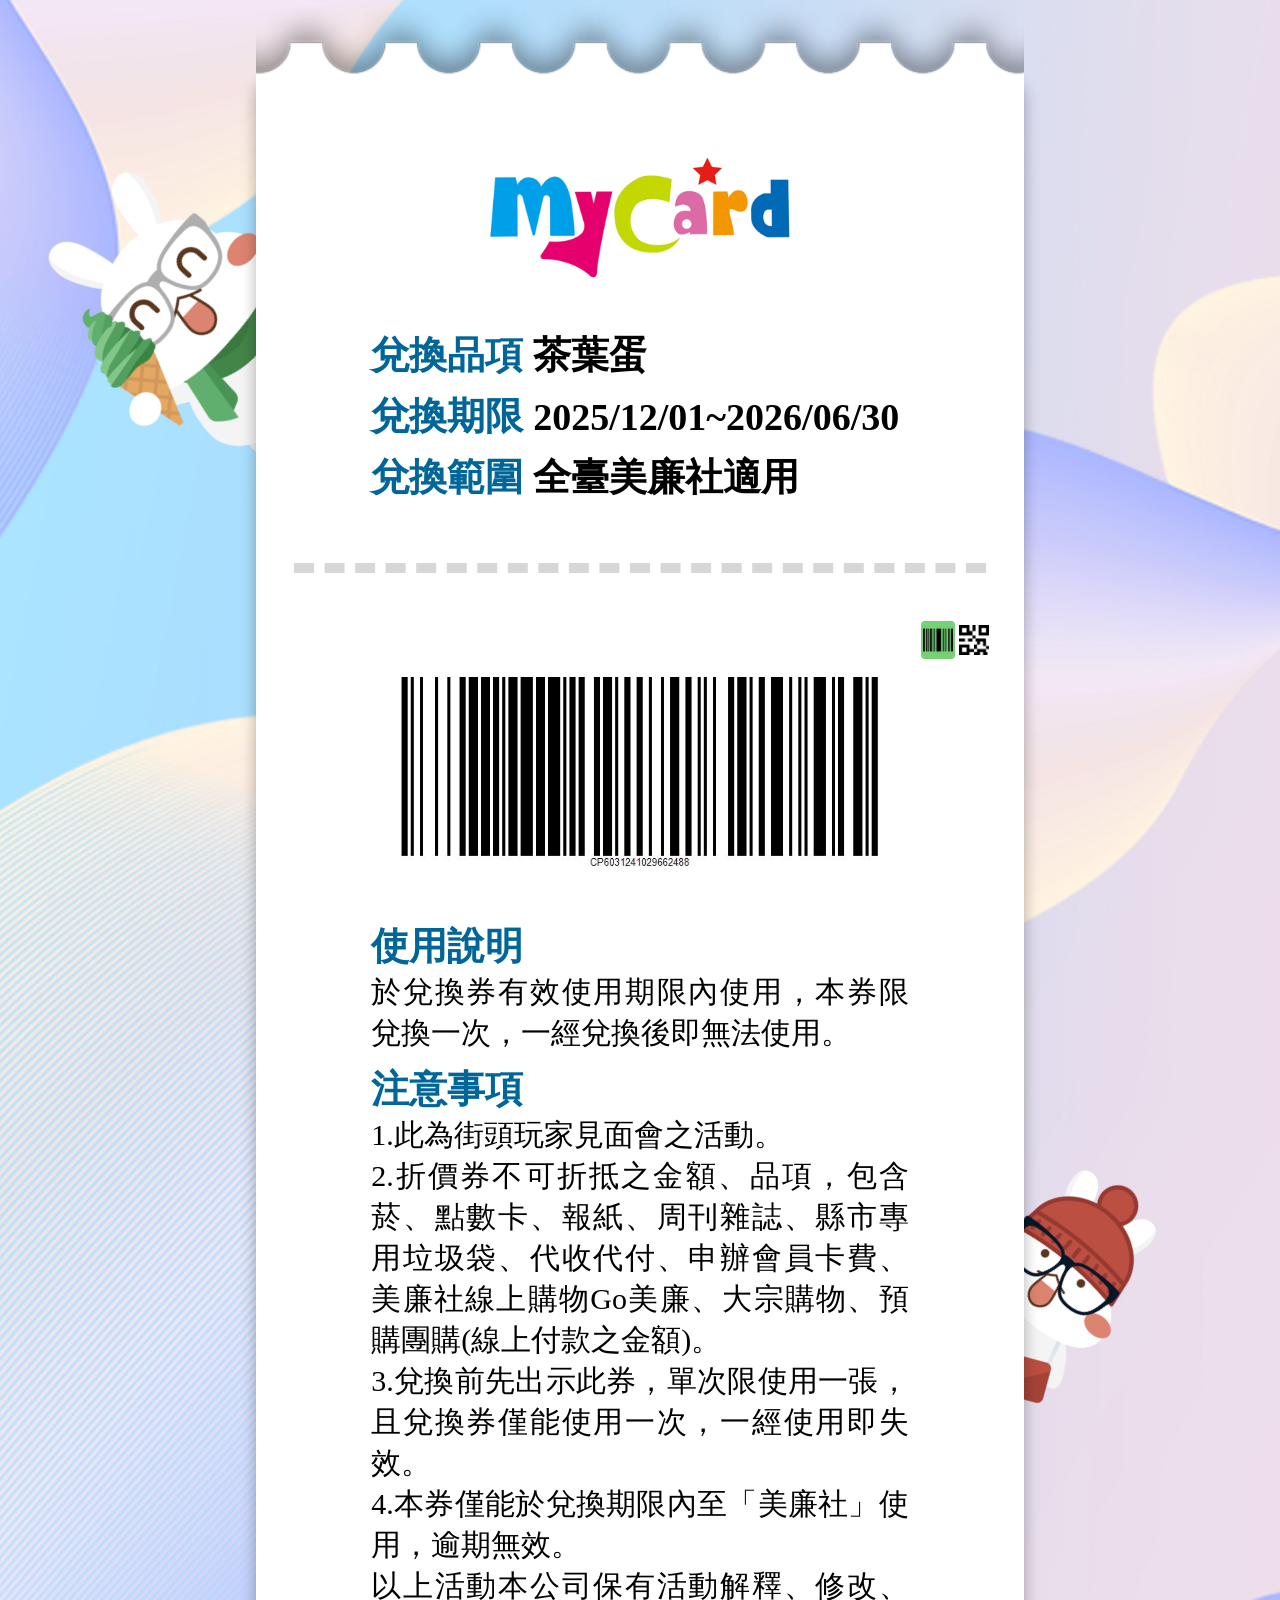
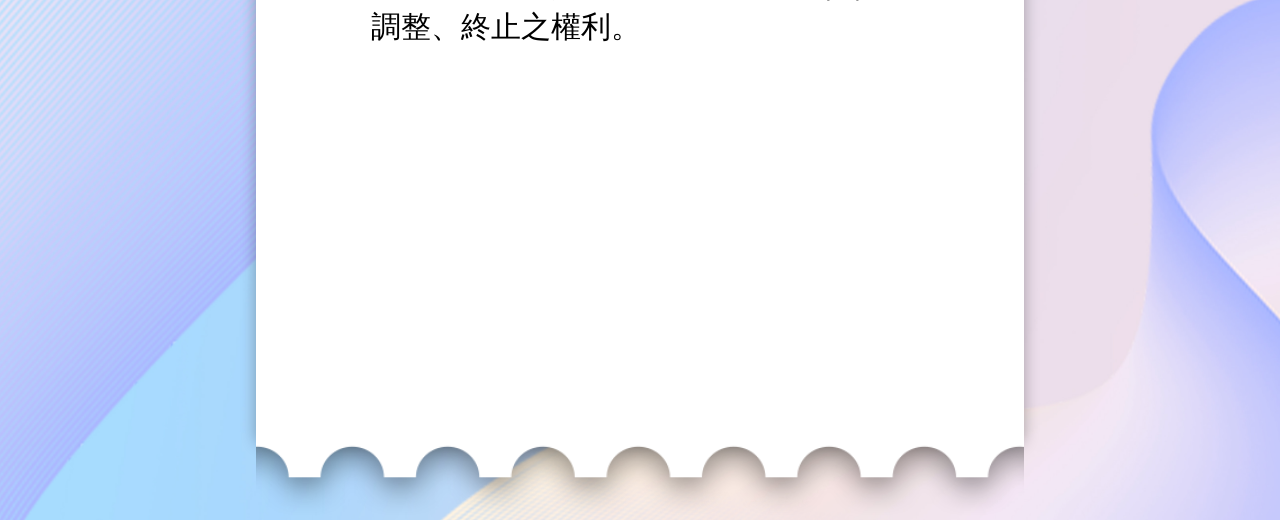
<file: index.html>
<!DOCTYPE html>
<html lang="zh-TW">
<head>
    <meta charset="UTF-8">
    <meta name="viewport" content="width=device-width, initial-scale=1.0">
    <title>兌換券</title>
    <link rel="stylesheet" href="./css/reset.css">
    <link rel="stylesheet" href="./css/style.css">

   <!-- jquery引入檔 -->
   <script src="https://code.jquery.com/jquery-3.6.0.min.js"></script>
</head>
<body>
    <div class="main">
        <div class="barcode_outer">
            <div class="barcode">
                <!-- 填入活動名稱、兌換項目、兌換期限、退換範圍 -->
                <div class="barcode_info">
                    <div class="info_logo">
                        <div class="company_logo">
                            <img src="./image/mycard-logo.png" alt="">
                        </div>
                        <div class="item-text top_title">
                            <h1></h1>
                        </div>
                    </div>
                    <div class="exchange_prize">
                        <div class="headline">兌換品項</div>
                        <div class="item-text">茶葉蛋</div>
                    </div>
                    <div class="exchange_deadline">
                        <div class="headline">兌換期限</div>
                        <div class="item-text date-nowrap">2025/12/01~2026/06/30</div>
                    </div>
                    <div class="exchange_ambit">
                        <div class="headline">兌換範圍</div>
                        <div class="item-text">全臺美廉社適用</div>
                    </div>
                </div>

                <!-- 兌換券虛線樣式 -->
                <div class="line_dashed"></div>

                <!-- 放置條碼或QRcode，並讓兩者可以做切換 -->
                <div class="barcode_reader">
                    <div class="change_icon">
                        <div class="icon_first">
                            <a href="" class="barcode_play change_one">
                                <img src="./image/bar-code.png" alt="">
                            </a>
                        </div>
                        <div class="change_divid"></div>
                        <div class="icon_second">
                            <a href="" class="qrcode_play  change_two">
                                <img src="./image/qr-code.png" alt="">
                            </a>
                        </div>
                    </div>
                    <div class="barcode_image_outer">
                        <img class="barcode_image" src="./image/BarCodeImage.jpg" alt="barcode">
                    </div>
                    <div class="qrcode_image_outer">
                        <img class="qrcode_image" src="./image/qrcode.png" alt="barcode">
                    </div>
                </div>

                <!-- 填入使用說明、注意事項 -->
                <div class="instruction">
                    <div class="instruction_desc">
                        <div class="title_line">使用說明</div>
                        <div class="text">於兌換券有效使用期限內使用，本券限兌換一次，一經兌換後即無法使用。</div>
                    </div>
                    <div class="instruction_note">
                        <div class="title_line">注意事項</div>
                        <div class="text">
                            1.此為街頭玩家見面會之活動。<br/>
                            2.折價券不可折抵之金額、品項，包含菸、點數卡、報紙、周刊雜誌、縣市專用垃圾袋、代收代付、申辦會員卡費、美廉社線上購物Go美廉、大宗購物、預購團購(線上付款之金額)。<br/>
                            3.兌換前先出示此券，單次限使用一張，且兌換券僅能使用一次，一經使用即失效。 <br/>
                            4.本券僅能於兌換期限內至「美廉社」使用，逾期無效。<br/>
                            以上活動本公司保有活動解釋、修改、調整、終止之權利。
                        </div>
                    </div>
                </div>
            </div>
        </div>
    </div>

    <script>
     $(document).ready(function() {
    // 點擊 Barcode 圖示
    $('.barcode_play').on('click', function(e) {
        e.preventDefault(); // 強力阻止預設行為
        e.stopPropagation(); // 阻止事件冒泡

        // stop(true, true) 會清除動畫佇列並立即完成當前動畫，防止閃爍
        $('.qrcode_image_outer').hide();
        $('.barcode_image_outer').stop(true, true).fadeIn();
    });

    // 點擊 QRcode 圖示
    $('.qrcode_play').on('click', function(e) {
        e.preventDefault();
        e.stopPropagation();

        $('.barcode_image_outer').hide();
        $('.qrcode_image_outer').stop(true, true).fadeIn();
    });
});
    </script>

    <script>
    $(document).ready(function() {
    $('.change_one').addClass('active');

    $('.change_icon a').on('click', function(e) {

        $('.change_icon a').removeClass('active');

        $(this).addClass('active');
    });
});
    </script>
</body>
</html>
</file>
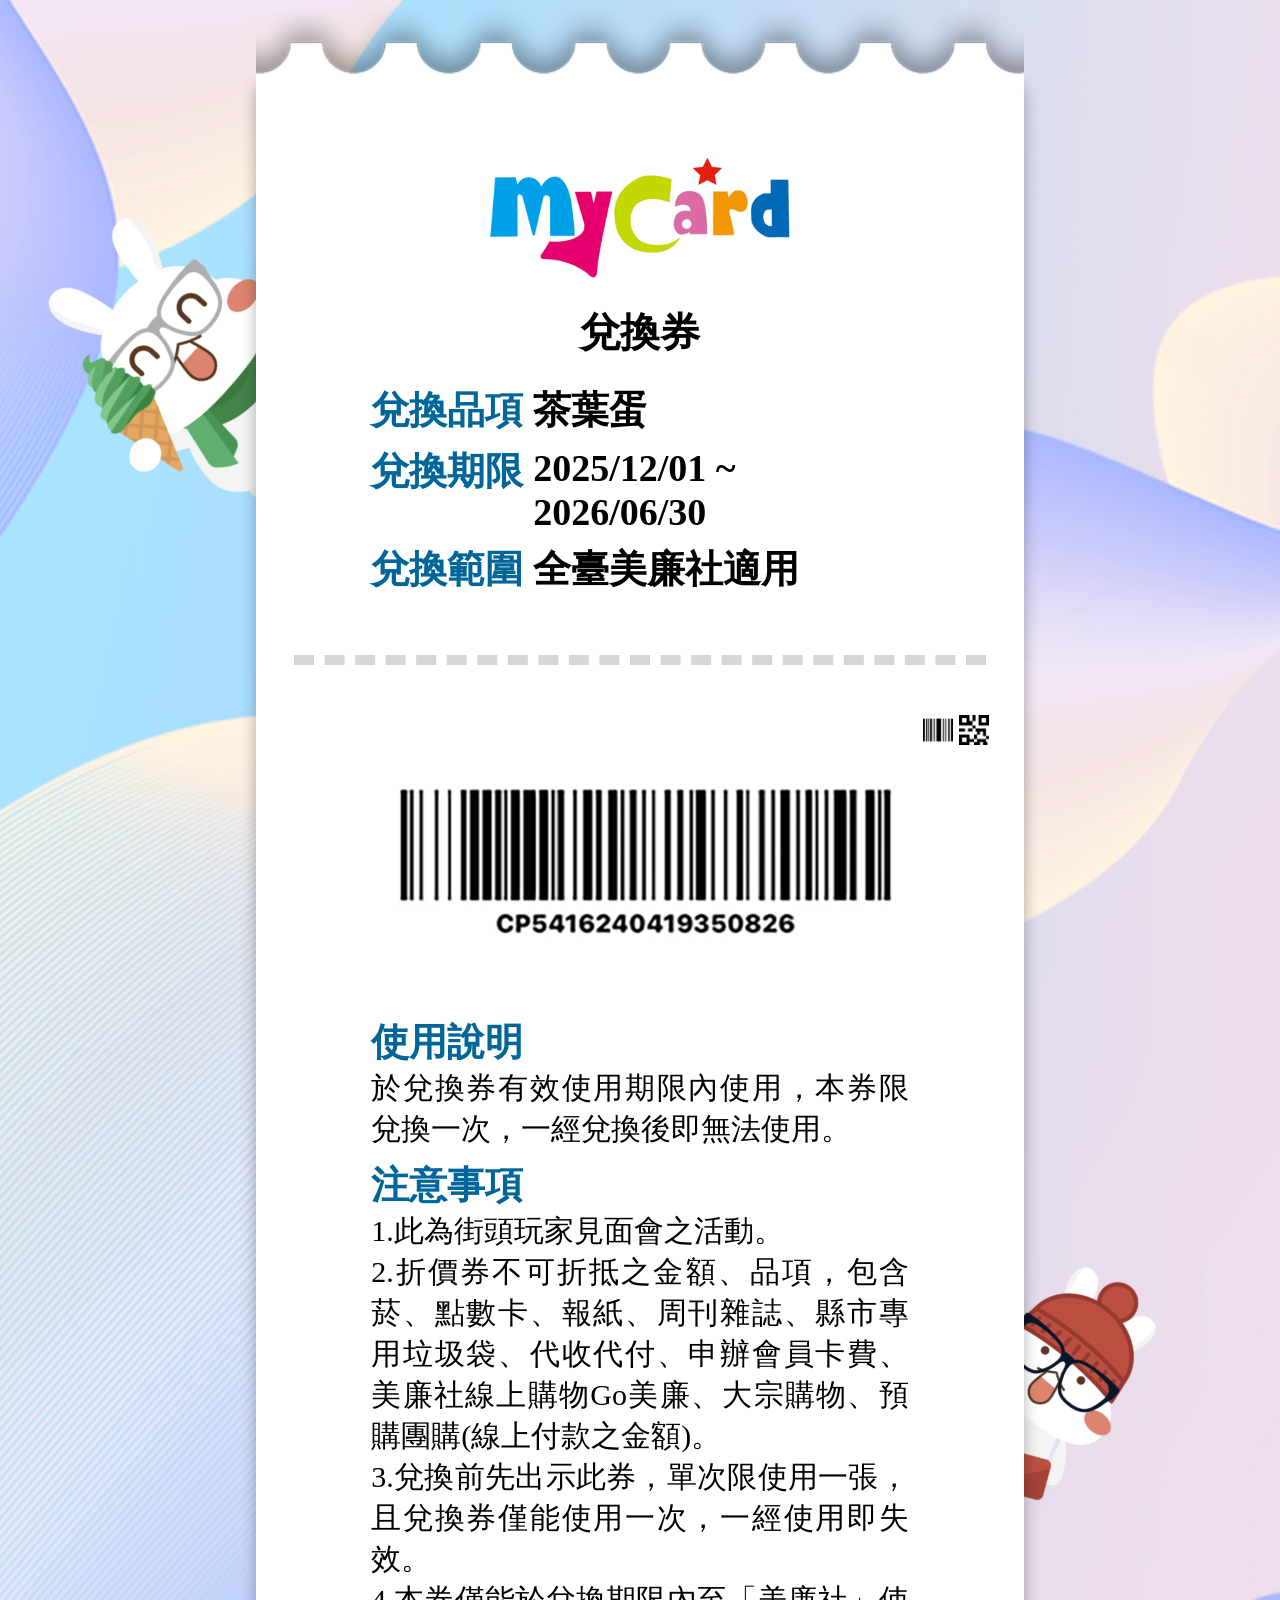
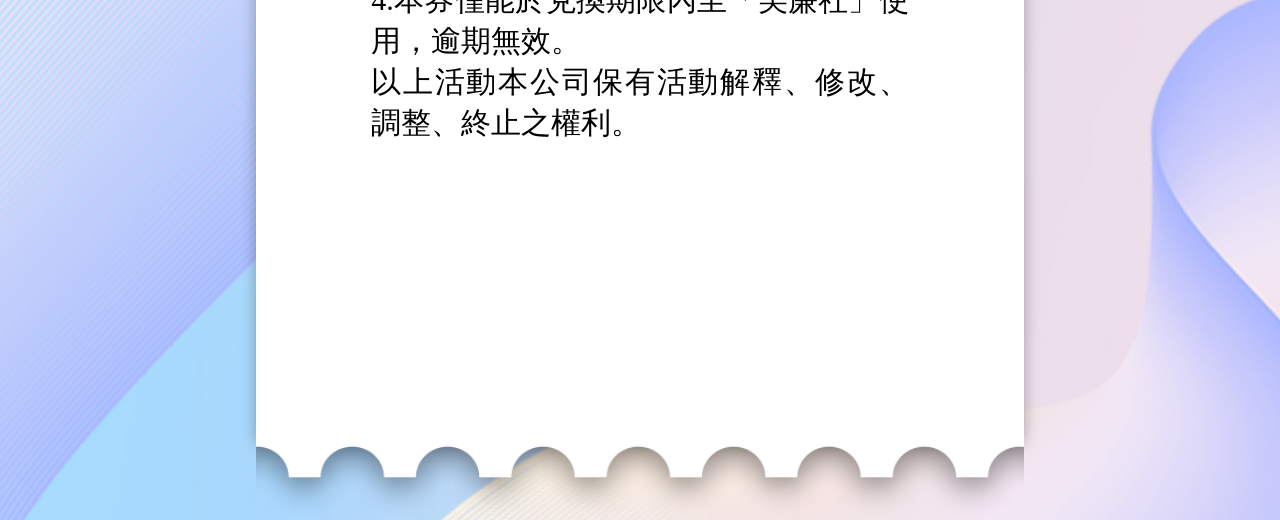
<file: barcode_change.html>
<!DOCTYPE html>
<html lang="zh-TW">
<head>
    <meta charset="UTF-8">
    <meta name="viewport" content="width=device-width, initial-scale=1.0">
    <title>兌換券</title>
    <link rel="stylesheet" href="./css/reset.css">
    <link rel="stylesheet" href="./css/style.css">

   <!-- jquery引入檔 -->
   <script src="https://code.jquery.com/jquery-3.6.0.min.js"></script>
</head>
<body>
    <div class="main">
        <div class="barcode_outer">
            <div class="barcode">
                <!-- 填入活動名稱、兌換項目、兌換期限、退換範圍 -->
                <div class="barcode_info">
                    <div class="info_logo">
                        <div class="company_logo">
                            <img src="./image/mycard-logo.png" alt="">
                        </div>
                        <div class="item-text top_title">
                            <h1>兌換券</h1>
                        </div>
                    </div>
                    <div class="exchange_prize">
                        <div class="headline">兌換品項</div>
                        <div class="item-text">茶葉蛋</div>
                    </div>
                    <div class="exchange_deadline">
                        <div class="headline">兌換期限</div>
                        <div class="item-text">2025/12/01 ~ 2026/06/30</div>
                    </div>
                    <div class="exchange_ambit">
                        <div class="headline">兌換範圍</div>
                        <div class="item-text">全臺美廉社適用</div>
                    </div>
                </div>

                <!-- 兌換券虛線樣式 -->
                <div class="line_dashed"></div>

                <!-- 放置條碼或QRcode，並讓兩者可以做切換 -->
                <div class="barcode_reader">
                    <div class="change_icon">
                        <div class="icon_first">
                            <a href="" class="barcode_play">
                                <img src="./image/bar-code.png" alt="">
                            </a>
                        </div>
                        <div class="change_divid"></div>
                        <div class="icon_second">
                            <a href="" class="qrcode_play">
                                <img src="./image/qr-code.png" alt="">
                            </a>
                        </div>
                    </div>
                    <div class="barcode_image_outer">
                        <img class="barcode_image" src="./image/barcode_change.png" alt="barcode">
                    </div>
                    <div class="qrcode_image_outer">
                        <img class="qrcode_image" src="./image/qrcode.png" alt="barcode">
                    </div>
                </div>

                <!-- 填入使用說明、注意事項 -->
                <div class="instruction">
                    <div class="instruction_desc">
                        <div class="headline">使用說明</div>
                        <div class="text">於兌換券有效使用期限內使用，本券限兌換一次，一經兌換後即無法使用。</div>
                    </div>
                    <div class="instruction_note">
                        <div class="headline">注意事項</div>
                        <div class="text">
                            1.此為街頭玩家見面會之活動。<br/>
                            2.折價券不可折抵之金額、品項，包含菸、點數卡、報紙、周刊雜誌、縣市專用垃圾袋、代收代付、申辦會員卡費、美廉社線上購物Go美廉、大宗購物、預購團購(線上付款之金額)。<br/>
                            3.兌換前先出示此券，單次限使用一張，且兌換券僅能使用一次，一經使用即失效。 <br/>
                            4.本券僅能於兌換期限內至「美廉社」使用，逾期無效。<br/>
                            以上活動本公司保有活動解釋、修改、調整、終止之權利。
                        </div>
                    </div>
                </div>
            </div>
        </div>
    </div>

    <script>
     $(document).ready(function() {
    // 點擊 Barcode 圖示
    $('.bacode_play').on('click', function(e) {
        e.preventDefault(); // 強力阻止預設行為
        e.stopPropagation(); // 阻止事件冒泡

        // stop(true, true) 會清除動畫佇列並立即完成當前動畫，防止閃爍
        $('.qrcode_image_outer').hide();
        $('.barcode_image_outer').stop(true, true).fadeIn();
    });

    // 點擊 QRcode 圖示
    $('.qrcode_play').on('click', function(e) {
        e.preventDefault();
        e.stopPropagation();

        $('.barcode_image_outer').hide();
        $('.qrcode_image_outer').stop(true, true).fadeIn();
    });
});
    </script>
</body>
</html>
</file>
<file: css/style.css>
/* 文字樣式設定 開始*/
.headline{
    font-size: 38px;
    font-weight: 600;
    color: #006699;
    line-height: normal;
    white-space: nowrap;
}

.title_line{
    font-size: 38px;
    font-weight: 600;
    color: #006699;
    line-height: normal;
    white-space: nowrap;
}

.item-text{
    font-size: 38px;
    font-weight: 600;
    color: #000;
    line-height: normal;
    align-self: center;
    overflow-wrap: anywhere;
}

.text{
    font-size: 30px;
    font-weight: 500;
    color: #000;
    text-align: justify;
    line-height: normal;
}
/* 文字樣式設定 結束*/

/* 頁面樣式設定 開始 */
body{
    margin: 0;
    padding: 0;
    box-sizing: border-box;
    /* background-color: #2d64c0; */

    background-image: url(../image/voucher_bg_1.jpg);
    background-size: cover;
    background-repeat: no-repeat;
    background-position: center;
}

.main{
    width: 100%;
    margin: 0 auto;
}

.barcode_outer{
    width: 100%;
    display: flex;
    justify-content: center;
    padding-bottom: 50px;
    padding-top: 50px;
    position: relative;
    min-height: 2020px;
}

.barcode{
    width: 60%;
    max-width: 870px;
    height: auto;
    display: flex;
    flex-direction: column;
    align-items: center;
    padding-top: 50px;
    padding-bottom: 50px;
    position: relative;
    border-radius: 10px;
    box-shadow: 0px 5px 15px rgba(0, 0, 0, 0.3);
    background-color: #ffffff;
    margin-bottom: 30px;
    margin-top: 30px;
}

.barcode::before{
    content: "";
    background-image: url(../image/tickets_top.png);
    background-repeat: no-repeat;
    background-position: top;
    background-size: cover;
    height: 90px;
    width: 100%;
    position: absolute;
    top: -80px;
}

.barcode::after{
    content: "";
    background-image: url(../image/tickets_under.png);
    background-repeat: no-repeat;
    background-position: center;
    background-size: cover;
    height: 90px;
    width: 100%;
    position: absolute;
    bottom: -80px;
}


.barcode_info{
    width: 70%;
    display: flex;
    flex-direction: column;
    justify-content: center;
}

.barcode_info::before{
    content: "";
    background-image: url(../image/travel-1.png);
    background-repeat: no-repeat;
    background-position: 100%;
    background-size: cover;
    height: 330px;
    width: 250px;
    position: absolute;
    left: -190px;
    transform: rotate(-40deg);
    z-index: -1;
}

.info_logo{
    margin-bottom: 25px;
    display: flex;
    display: flex;
    justify-content: center;
    flex-direction: column;
    white-space: nowrap;
}

.company_logo{
    width: 100%;
    display: flex;
    justify-content: center;
    margin-bottom: 0px;
}

.company_logo img{
    width: 100%;
    max-width: 350px;
}

.top_title{
    height: 100%;
    display: flex;
}

.item-text h1{
    font-size: 40px;
    font-weight: 600;
    color: #000;
    line-height: normal;
    align-self: end;
}

.exchange_prize{
    display: flex;
    gap: 10px;
    margin-bottom: 10px;
}

.exchange_deadline{
    display: flex;
    gap: 10px;
    margin-bottom: 10px;
}

.exchange_ambit{
    display: flex;
    gap: 10px;
    margin-bottom: 10px;
}

.barcode_reader{
    width: 100%;
    display: flex;
    flex-direction: column;
    justify-content: center;
    margin-bottom: 50px;
}

.barcode_image_outer{
    width: 100%;
    text-align: center;
}

.barcode_image{
    width: 70%;
}

.qrcode_image_outer{
    width: 100%;
    text-align: center;
    display: none;
}

.qrcode_image{
    width: 45%;
}


.instruction{
    width: 70%;
    display: flex;
    flex-direction: column;
    justify-content: center;
    margin-bottom: 50px;
}

.instruction::after{
    content: "";
    background-image: url(../image/travel-2.png);
    background-repeat: no-repeat;
    background-position: 100%;
    background-size: cover;
    height: 300px;
    width: 270px;
    position: absolute;
    right: -152px;
    transform: rotate(40deg);
    z-index: -1;
}

.instruction_desc{
    margin-bottom: 10px;
}

.instruction_note{
    margin-bottom: 10px;
}

/* 兌換券虛線樣式 開始*/
.line_dashed{
    width: 90%;
    border-bottom: 10px dashed #d7d7d7;
    margin-top: 50px;
    margin-bottom: 50px;
}
/* 兌換券虛線樣式 結束*/

/* 條碼切換樣式 開始*/
.barcode_reader .change_icon{
    display: flex;
    justify-content: flex-end;
    padding-right: 35px;
    align-items: center;
    margin-bottom: 20px;
}
.barcode_reader .icon_first{
    max-width: 30px;
}

.icon_first img{
    width: 100%;
}

.change_divid{
    height: 60%;
    margin-left: 3px;
    margin-right: 3px;
}

.barcode_reader .icon_second{
    max-width: 30px;
}

.icon_second img{
    width: 80%;
}

/* 藍色外框樣式 */
.change_icon a.active {
    outline: 2px solid #49c246bf; 
    padding: 2px;
    border-radius: 2px;       
    display: flex;      
    justify-content: center;
    background-color: #49c246bf;
}

/* 讓圖片在連結內正常顯示 */
.change_icon img {
    display: block;
    width: 30px; 
    height: auto;
}
/* 條碼切換樣式 結束*/



/* RWD樣式 開始*/
@media(max-width:1200px){

/* 文字樣式設定 開始*/
.headline{
    font-size: 4.367vw;
    font-weight: 600;
    color: #006699;
    line-height: normal;
    white-space: nowrap;
}

.title_line{
    font-size: 24px;
    font-weight: 600;
    color: #006699;
    line-height: normal;
    white-space: nowrap;
}

.item-text{
    font-size: 4.367vw;
    font-weight: 600;
    color: #000;
    line-height: normal;
    align-self: end;
}

.text{
    font-size: 20px;
    font-weight: 500;
    color: #000;
    text-align: justify;
    line-height: normal;
}

.date-nowrap{
    white-space: nowrap;
}
/* 文字樣式設定 結束*/

    body{
    margin: 0;
    padding: 0;
    box-sizing: border-box;
    
    background-color: rgba(0, 0, 0, 0.2);
    background-blend-mode: multiply;
    background-image: url(../image/voucher_bg_1.jpg);
    background-size: cover;
    background-repeat: no-repeat;
    background-position: center;
}

.main{
    width: 100%;
    margin: 0 auto;
}

.barcode_outer{
    width: 100%;
    display: flex;
    justify-content: center;
    padding-bottom: 10px;
    padding-top: 10px;
    position: relative;
    min-height: 1850px;
}

.barcode{
    width: 90%;
    max-width: 870px;
    height: auto;
    display: flex;
    flex-direction: column;
    align-items: center;
    padding-top: 25px;
    padding-bottom: 25px;
    position: relative;
    border-radius: 10px;
    box-shadow: 0px 5px 15px rgba(0, 0, 0, 0.3);
    background-color: #ffffff;
    margin-top: 35px;
    margin-bottom: 270px;
}

.barcode::before{
    content: "";
    background-image: url(../image/tickets_top.png);
    background-repeat: no-repeat;
    background-position: top;
    background-size: cover;
    height: 90px;
    width: 100%;
    position: absolute;
    top: -80px;
}

.barcode::after{
    content: "";
    background-image: url(../image/tickets_under.png);
    background-repeat: no-repeat;
    background-position: center;
    background-size: cover;
    height: 90px;
    width: 100%;
    position: absolute;
    bottom: -77px;
}


.barcode_info{
    width: 80%;
    display: flex;
    flex-direction: column;
    justify-content: center;
}

.barcode_info::before{
    content: "";
    background-image: url(../image/travel-1.png);
    background-repeat: no-repeat;
    background-position: 100%;
    background-size: cover;
    height: 250px;
    width: 180px;
    position: absolute;
    left: 98px;
    top: -180px;
        transform: rotate(25deg);
    z-index: -1;
    display: none;
}

.info_logo{
    margin-bottom: 15px;
    display: flex;
    justify-content: space-around;
    white-space: nowrap;
}

.company_logo{
    width: 100%;
    margin-bottom: 0px;
}

.company_logo img{
    width: 100%;
    max-width: 450px;
}

.top_title{
    height: 100%;
    display: flex;
    flex-direction: column;
    justify-content: end;
    align-self: center;
}

.item-text h1{
    font-size: 4.367vw;
    font-weight: 600;
    color: #000;
    line-height: normal;
    align-self: end;
}

.exchange_prize{
    display: flex;
    gap: 10px;
    margin-bottom: 2px;
}

.exchange_deadline{
    display: flex;
    gap: 10px;
    margin-bottom: 2px;
}

.exchange_ambit{
    display: flex;
    gap: 10px;
    margin-bottom: 2px;
}

.barcode_reader{
    width: 100%;
    display: flex;
    flex-direction: column;
    justify-content: center;
    margin-bottom: 25px;
}

.barcode_image_outer{
    width: 100%;
    text-align: center;
}

.barcode_image{
    width: 80%;
}

.qrcode_image_outer{
    width: 100%;
    text-align: center;
    display: none;
}

.qrcode_image{
    width: 60%;
}


.instruction{
    width: 80%;
    display: flex;
    flex-direction: column;
    justify-content: center;
    margin-bottom: 0px;
}

.instruction::before{
    content: "";
    background-image: url(../image/travel-1.png);
    background-repeat: no-repeat;
    background-position: 100%;
    background-size: cover;
    height: 250px;
    width: 180px;
    position: absolute;
    right: 0px;
    bottom: -270px;
    transform: rotate(0deg);
    z-index: 2;
}

.instruction::after{
    content: "";
    background-image: url(../image/travel-2.png);
    background-repeat: no-repeat;
    background-position: 100%;
    background-size: cover;
    height: 275px;
    width: 220px;
    position: absolute;
    right: 130px;
    bottom: -280px;
    transform: rotate(0deg);
    z-index: 2;
}

.instruction_desc{
    margin-bottom: 10px;
}

.instruction_note{
    margin-bottom: 10px;
}

/* 兌換券虛線樣式 開始*/
.line_dashed{
    width: 90%;
    border-bottom: 3px dashed #d7d7d7;
    margin-top: 25px;
    margin-bottom: 25px;
}
/* 兌換券虛線樣式 結束*/

/* 條碼切換樣式 開始*/
.barcode_reader .change_icon{
    display: flex;
    justify-content: flex-end;
    padding-right: 35px;
    align-items: center;
    margin-bottom: 20px;
}
.barcode_reader .icon_first{
    max-width: 30px;
}

.icon_first img{
    width: 100%;
}

.change_divid{
    height: 60%;
    margin-left: 5px;
    margin-right: 5px;
}

.barcode_reader .icon_second{
    max-width: 30px;
}

.icon_second img{
    width: 80%;
}
/* 條碼切換樣式 結束*/
}



@media(max-width:690px){

/* 文字樣式設定 開始*/
.headline{
    font-size: 4.367vw;
    font-weight: 600;
    color: #006699;
    line-height: normal;
    white-space: nowrap;
}

.title_line{
    font-size: 15px;
    font-weight: 600;
    color: #006699;
    line-height: normal;
    white-space: nowrap;
}

.item-text{
    font-size: 4.367vw;
    font-weight: 600;
    color: #000;
    line-height: normal;
    align-self: end;
}

.text{
    font-size: 13px;
    font-weight: 500;
    color: #000;
    text-align: justify;
    line-height: normal;
}

.date-nowrap{
    white-space: nowrap;
}
/* 文字樣式設定 結束*/

    body{
    margin: 0;
    padding: 0;
    box-sizing: border-box;

    background-color: rgba(0, 0, 0, 0.2);
    background-blend-mode: multiply;
    background-image: url(../image/voucher_bg_1.jpg);
    background-size: cover;
    background-repeat: no-repeat;
    background-position: center;
}

.main{
    width: 100%;
    margin: 0 auto;
}

.barcode_outer{
    width: 100%;
    display: flex;
    justify-content: center;
    padding-bottom: 10px;
    padding-top: 10px;
    position: relative;
    min-height: 1300px;
}

.barcode{
    width: 90%;
    max-width: 500px;
    height: auto;
    display: flex;
    flex-direction: column;
    align-items: center;
    padding-top: 25px;
    padding-bottom: 25px;
    position: relative;
    border-radius: 10px;
    box-shadow: 0px 5px 15px rgba(0, 0, 0, 0.3);
    background-color: #ffffff;
    margin-top: 35px;
    margin-bottom: 270px;
}

.barcode::before{
    content: "";
    background-image: url(../image/tickets_top.png);
    background-repeat: no-repeat;
    background-position: top;
    background-size: cover;
    height: 55px;
    width: 100%;
    position: absolute;
    top: -45px;
}

.barcode::after{
    content: "";
    background-image: url(../image/tickets_under.png);
    background-repeat: no-repeat;
    background-position: center;
    background-size: cover;
    height: 52px;
    width: 100%;
    position: absolute;
    bottom: -45px;
}


.barcode_info{
    width: 80%;
    display: flex;
    flex-direction: column;
    justify-content: center;
}

.barcode_info::before{
    content: "";
    background-image: url(../image/travel-1.png);
    background-repeat: no-repeat;
    background-position: 100%;
    background-size: cover;
    height: 250px;
    width: 180px;
    position: absolute;
    left: 98px;
    top: -180px;
        transform: rotate(25deg);
    z-index: -1;
    display: none;
}

.info_logo{
    margin-bottom: 5px;
    display: flex;
    justify-content: space-around;
    white-space: nowrap;
}

.company_logo{
    width: 100%;
    margin-bottom: 0px;
}

.company_logo img{
    width: 100%;
    max-width: 250px;
}

.top_title{
    height: 100%;
    display: flex;
    flex-direction: column;
    justify-content: end;
    align-self: center;
}

.item-text h1{
    font-size: 30px;
    font-weight: 600;
    color: #000;
    line-height: normal;
    align-self: end;
}

.exchange_prize{
    display: flex;
    gap: 10px;
    margin-bottom: 2px;
}

.exchange_deadline{
    display: flex;
    gap: 10px;
    margin-bottom: 2px;
}

.exchange_ambit{
    display: flex;
    gap: 10px;
    margin-bottom: 2px;
}

.barcode_reader{
    width: 100%;
    display: flex;
    flex-direction: column;
    justify-content: center;
    margin-bottom: 25px;
}

.barcode_image_outer{
    width: 100%;
    text-align: center;
}

.barcode_image{
    width: 80%;
}

.qrcode_image_outer{
    width: 100%;
    text-align: center;
    display: none;
}

.qrcode_image{
    width: 60%;
}


.instruction{
    width: 80%;
    display: flex;
    flex-direction: column;
    justify-content: center;
    margin-bottom: 0px;
}

.instruction::before{
    content: "";
    background-image: url(../image/travel-1.png);
    background-repeat: no-repeat;
    background-position: 100%;
    background-size: cover;
    height: 250px;
    width: 180px;
    position: absolute;
    right: 0px;
    bottom: -270px;
    transform: rotate(0deg);
    z-index: 2;
}

.instruction::after{
    content: "";
    background-image: url(../image/travel-2.png);
    background-repeat: no-repeat;
    background-position: 100%;
    background-size: cover;
    height: 275px;
    width: 220px;
    position: absolute;
    right: 130px;
    bottom: -280px;
    transform: rotate(0deg);
    z-index: 2;
}

.instruction_desc{
    margin-bottom: 10px;
}

.instruction_note{
    margin-bottom: 10px;
}

/* 兌換券虛線樣式 開始*/
.line_dashed{
    width: 90%;
    border-bottom: 3px dashed #d7d7d7;
    margin-top: 25px;
    margin-bottom: 25px;
}
/* 兌換券虛線樣式 結束*/

/* 條碼切換樣式 開始*/
.barcode_reader .change_icon{
    display: flex;
    justify-content: flex-end;
    padding-right: 35px;
    align-items: center;
    margin-bottom: 20px;
}
.barcode_reader .icon_first{
    max-width: 30px;
}

.icon_first img{
    width: 100%;
}

.change_divid{
    height: 60%;
    margin-left: 5px;
    margin-right: 5px;
}

.barcode_reader .icon_second{
    max-width: 30px;
}

.icon_second img{
    width: 80%;
}
/* 條碼切換樣式 結束*/
}
/* RWD樣式 結束*/

/* 頁面樣式設定 結束 */
</file>
